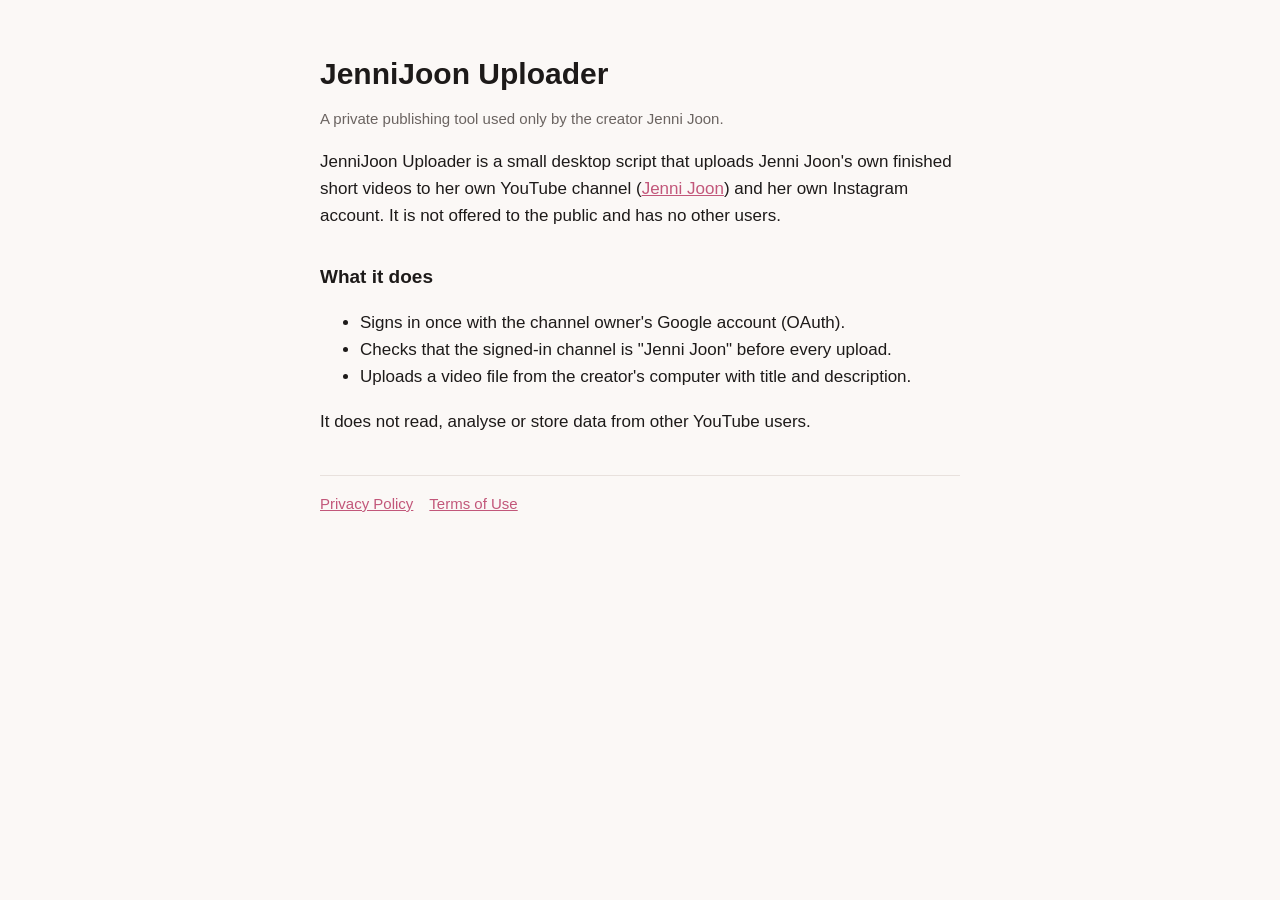
<file: index.html>
<!doctype html><html lang="en"><head><meta charset="utf-8"><meta name="viewport" content="width=device-width,initial-scale=1">
<title>JenniJoon Uploader</title><link rel="stylesheet" href="style.css"></head><body><main>
<h1>JenniJoon Uploader</h1>
<p class="muted">A private publishing tool used only by the creator Jenni Joon.</p>
<p>JenniJoon Uploader is a small desktop script that uploads Jenni Joon's own finished short videos to her own YouTube channel (<a href="https://www.youtube.com/channel/UCxm5LeU6IsEUTjPSq6VMMhw">Jenni Joon</a>) and her own Instagram account. It is not offered to the public and has no other users.</p>
<h2>What it does</h2>
<ul><li>Signs in once with the channel owner's Google account (OAuth).</li><li>Checks that the signed-in channel is "Jenni Joon" before every upload.</li><li>Uploads a video file from the creator's computer with title and description.</li></ul>
<p>It does not read, analyse or store data from other YouTube users.</p>
<nav><a href="privacy.html">Privacy Policy</a><a href="terms.html">Terms of Use</a></nav>
</main></body></html>
</file>
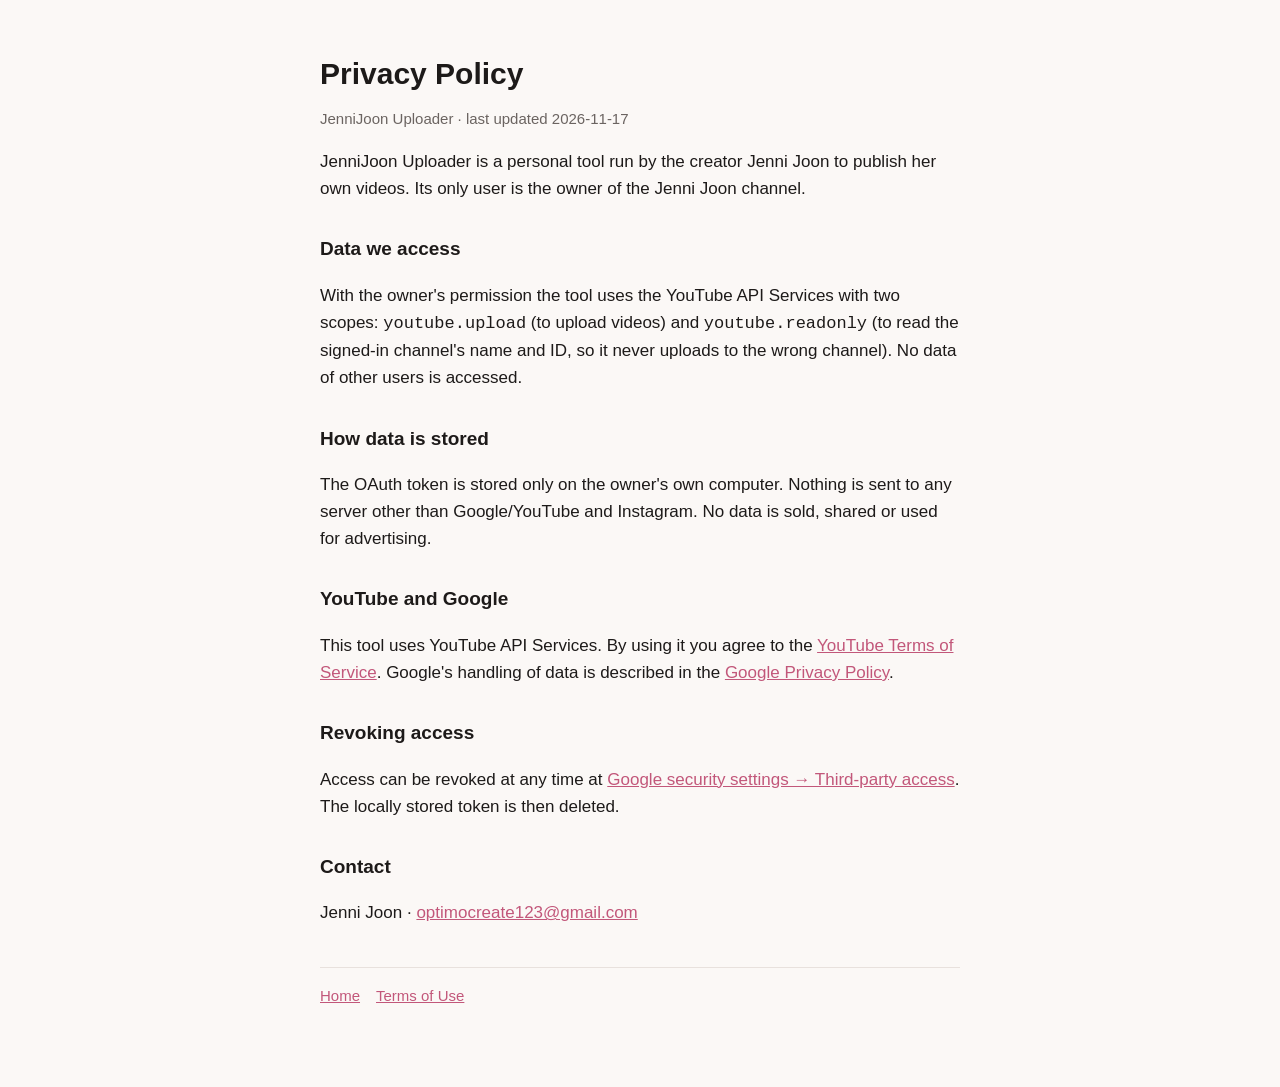
<file: privacy.html>
<!doctype html><html lang="en"><head><meta charset="utf-8"><meta name="viewport" content="width=device-width,initial-scale=1">
<title>Privacy Policy</title><link rel="stylesheet" href="style.css"></head><body><main>
<h1>Privacy Policy</h1>
<p class="muted">JenniJoon Uploader · last updated 2026-11-17</p>
<p>JenniJoon Uploader is a personal tool run by the creator Jenni Joon to publish her own videos. Its only user is the owner of the Jenni Joon channel.</p>
<h2>Data we access</h2>
<p>With the owner's permission the tool uses the YouTube API Services with two scopes: <code>youtube.upload</code> (to upload videos) and <code>youtube.readonly</code> (to read the signed-in channel's name and ID, so it never uploads to the wrong channel). No data of other users is accessed.</p>
<h2>How data is stored</h2>
<p>The OAuth token is stored only on the owner's own computer. Nothing is sent to any server other than Google/YouTube and Instagram. No data is sold, shared or used for advertising.</p>
<h2>YouTube and Google</h2>
<p>This tool uses YouTube API Services. By using it you agree to the <a href="https://www.youtube.com/t/terms">YouTube Terms of Service</a>. Google's handling of data is described in the <a href="https://policies.google.com/privacy">Google Privacy Policy</a>.</p>
<h2>Revoking access</h2>
<p>Access can be revoked at any time at <a href="https://myaccount.google.com/permissions">Google security settings → Third-party access</a>. The locally stored token is then deleted.</p>
<h2>Contact</h2>
<p>Jenni Joon · <a href="mailto:optimocreate123@gmail.com">optimocreate123@gmail.com</a></p>
<nav><a href="index.html">Home</a><a href="terms.html">Terms of Use</a></nav>
</main></body></html>
</file>
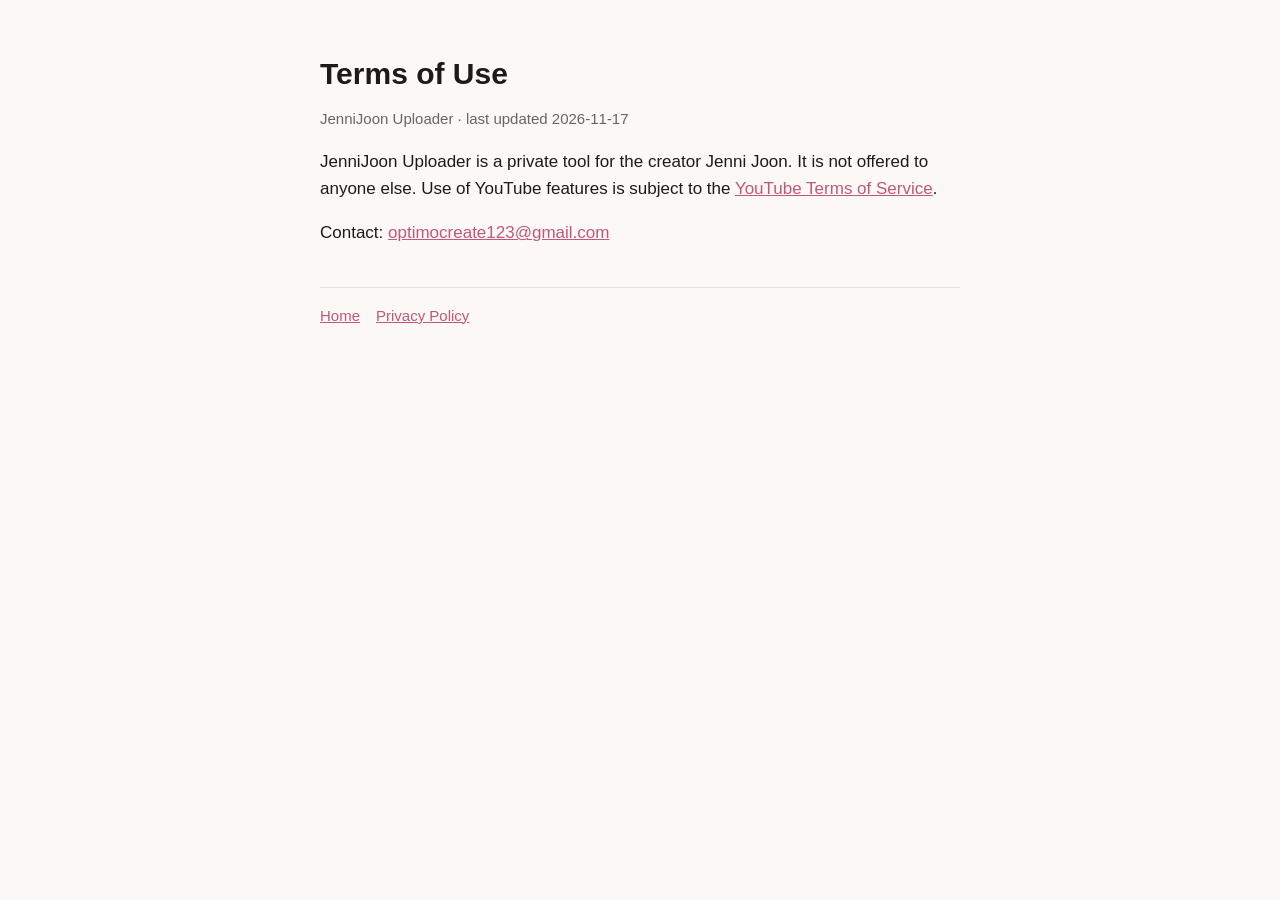
<file: terms.html>
<!doctype html><html lang="en"><head><meta charset="utf-8"><meta name="viewport" content="width=device-width,initial-scale=1">
<title>Terms of Use</title><link rel="stylesheet" href="style.css"></head><body><main>
<h1>Terms of Use</h1>
<p class="muted">JenniJoon Uploader · last updated 2026-11-17</p>
<p>JenniJoon Uploader is a private tool for the creator Jenni Joon. It is not offered to anyone else. Use of YouTube features is subject to the <a href="https://www.youtube.com/t/terms">YouTube Terms of Service</a>.</p>
<p>Contact: <a href="mailto:optimocreate123@gmail.com">optimocreate123@gmail.com</a></p>
<nav><a href="index.html">Home</a><a href="privacy.html">Privacy Policy</a></nav>
</main></body></html>
</file>
<file: style.css>
:root{--bg:#fbf8f6;--ink:#1d1a19;--muted:#6b6461;--line:#e8e1dd;--accent:#c2577a}
@media (prefers-color-scheme:dark){:root{--bg:#141212;--ink:#f3eeeb;--muted:#a69d99;--line:#2c2826;--accent:#e58aa8}}
*{box-sizing:border-box}body{margin:0;background:var(--bg);color:var(--ink);font:17px/1.6 -apple-system,BlinkMacSystemFont,"Segoe UI",Helvetica,Arial,sans-serif}
main{max-width:680px;margin:0 auto;padding:56px 20px 80px}h1{font-size:30px;line-height:1.2;margin:0 0 8px}h2{font-size:19px;margin:32px 0 6px}
p,li{color:var(--ink)}.muted{color:var(--muted);font-size:15px}a{color:var(--accent)}nav{margin-top:40px;padding-top:16px;border-top:1px solid var(--line);font-size:15px}nav a{margin-right:16px}
</file>
